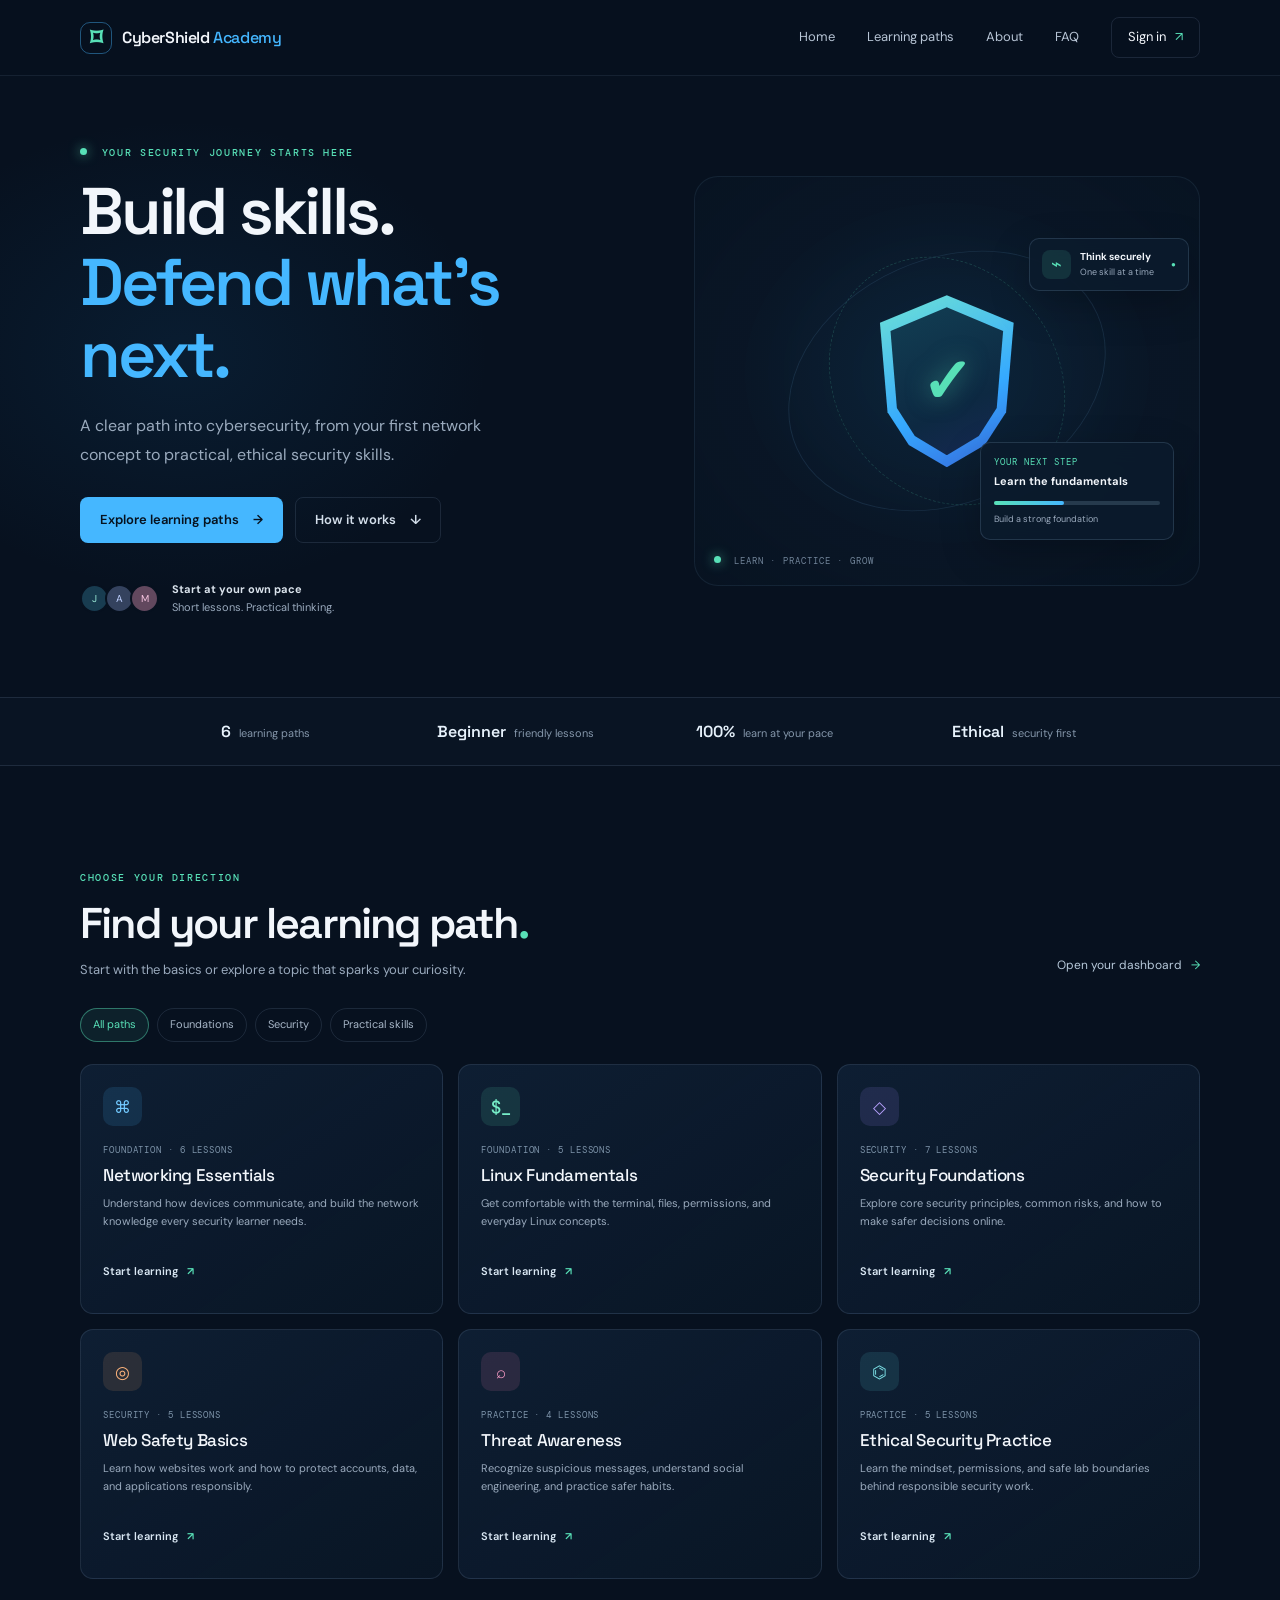
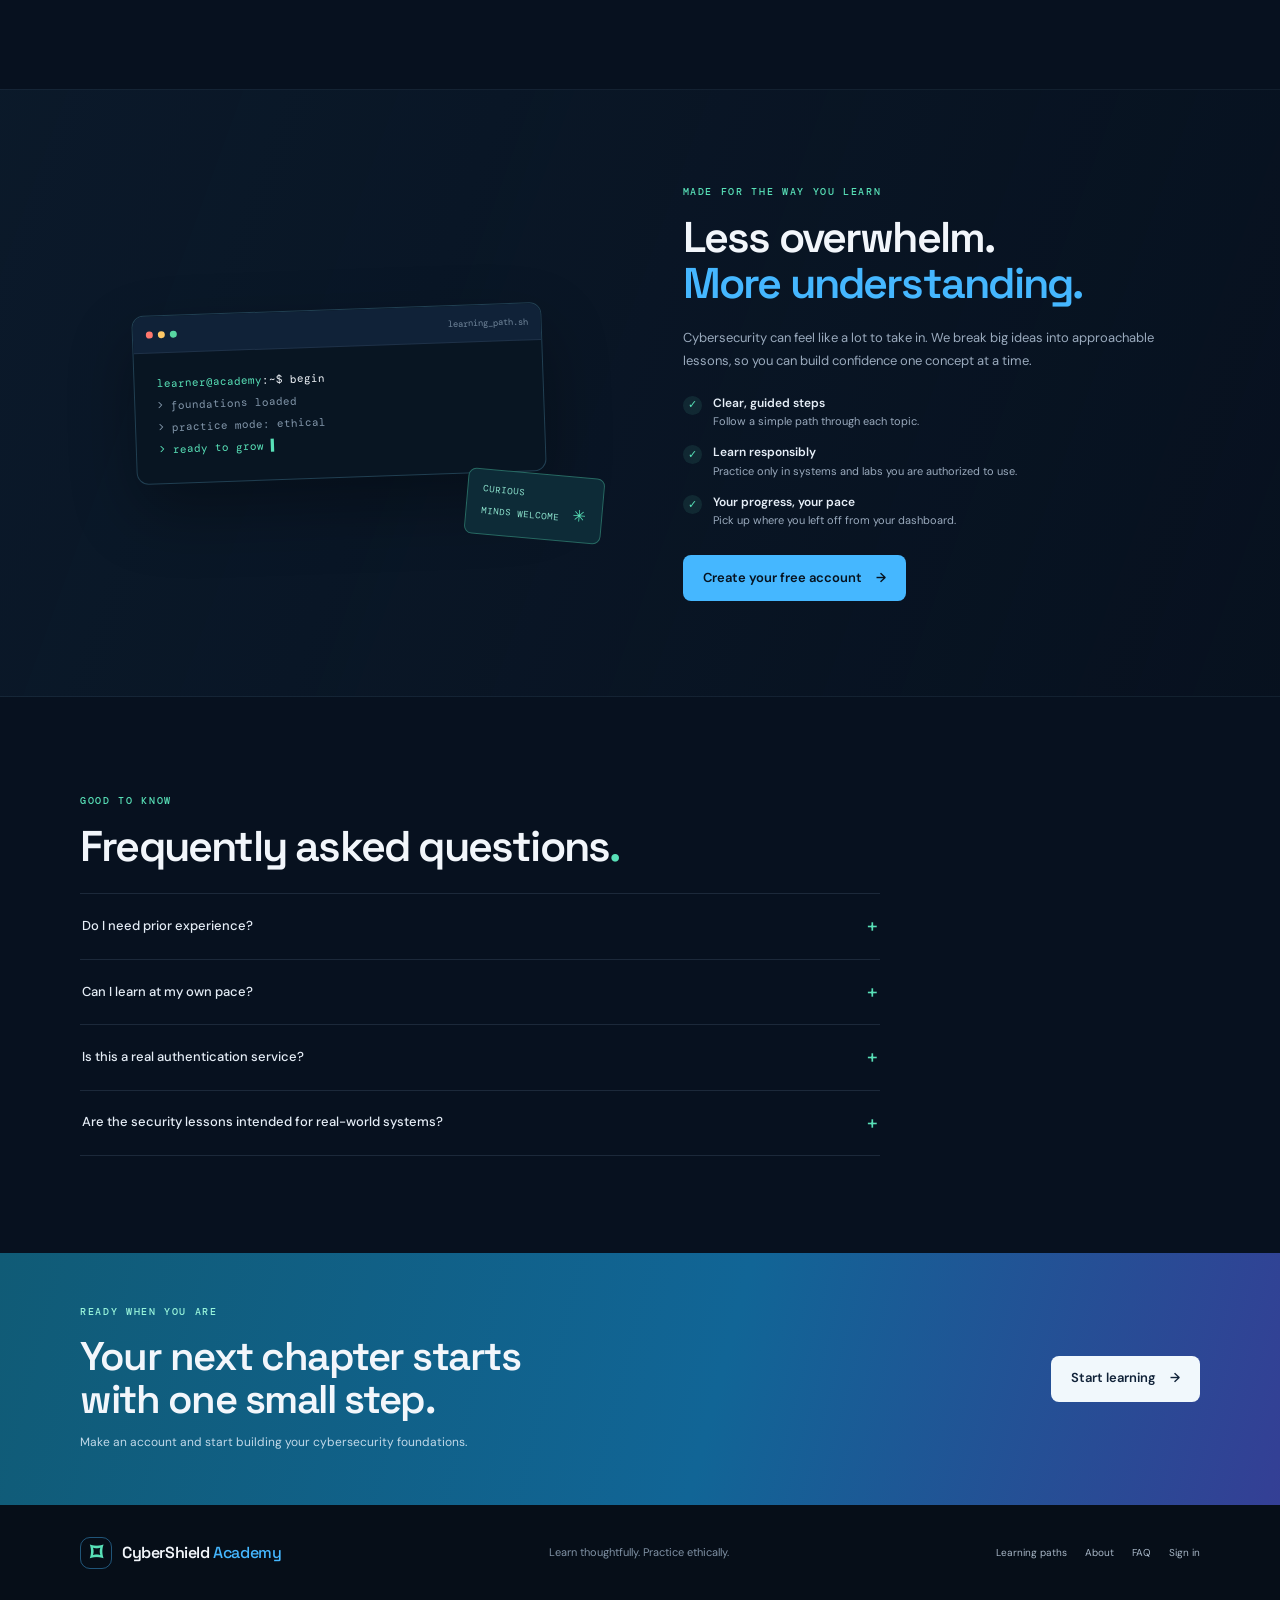
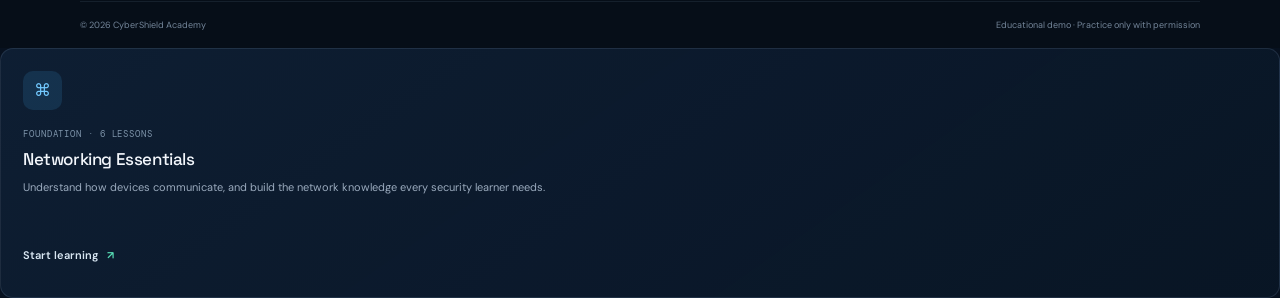
<file: index.html>
<!DOCTYPE html>
<html lang="en">
<head>
    <meta charset="UTF-8">
    <meta name="viewport" content="width=device-width, initial-scale=1.0">
    <meta name="theme-color" content="#07111f">
    <meta name="description" content="Build practical cybersecurity skills with beginner-friendly learning paths, hands-on labs, and guided lessons at CyberShield Academy.">
    <title>CyberShield Academy | Learn Cybersecurity</title>
    <link rel="stylesheet" href="style.css">
</head>
<body>
    <header class="site-header">
        <a class="brand" href="#home" aria-label="CyberShield Academy home">
            <span class="brand-mark" aria-hidden="true">⌑</span>
            <span>CyberShield <strong>Academy</strong></span>
        </a>
        <button class="menu-toggle" id="menuToggle" type="button" aria-label="Open navigation" aria-expanded="false" aria-controls="primaryNav">
            <span></span><span></span><span></span>
        </button>
        <nav class="main-nav" id="primaryNav" aria-label="Main navigation">
            <a href="#home">Home</a>
            <a href="#courses">Learning paths</a>
            <a href="#about">About</a>
            <a href="#faq">FAQ</a>
            <a class="nav-cta" href="auth.html">Sign in <span aria-hidden="true">↗</span></a>
        </nav>
    </header>

    <main>
        <section class="hero section-wrap" id="home">
            <div class="hero-copy">
                <p class="eyebrow"><span class="status-dot"></span> YOUR SECURITY JOURNEY STARTS HERE</p>
                <h1>Build skills.<br><span>Defend what's next.</span></h1>
                <p class="hero-description">A clear path into cybersecurity, from your first network concept to practical, ethical security skills.</p>
                <div class="hero-actions">
                    <a class="button button-primary" href="#courses">Explore learning paths <span aria-hidden="true">→</span></a>
                    <a class="button button-quiet" href="#about">How it works <span aria-hidden="true">↓</span></a>
                </div>
                <div class="hero-proof">
                    <div class="proof-avatars" aria-hidden="true"><span>J</span><span>A</span><span>M</span></div>
                    <p><strong>Start at your own pace</strong><br><span>Short lessons. Practical thinking.</span></p>
                </div>
            </div>
            <div class="hero-visual" aria-label="Cybersecurity learning dashboard illustration">
                <div class="orbit orbit-one"></div>
                <div class="orbit orbit-two"></div>
                <div class="shield-illustration">
                    <div class="shield-inner"><span class="shield-symbol">✓</span></div>
                </div>
                <div class="floating-card card-threat"><span class="mini-icon">⌁</span><span><strong>Think securely</strong><small>One skill at a time</small></span><span class="signal">●</span></div>
                <div class="floating-card card-progress"><span class="progress-label">YOUR NEXT STEP</span><strong>Learn the fundamentals</strong><div class="progress-track"><span></span></div><small>Build a strong foundation</small></div>
                <div class="visual-caption"><span class="status-dot"></span> LEARN · PRACTICE · GROW</div>
            </div>
        </section>

        <section class="trust-strip" aria-label="Academy highlights">
            <div><strong>6</strong><span>learning paths</span></div>
            <div><strong>Beginner</strong><span>friendly lessons</span></div>
            <div><strong>100%</strong><span>learn at your pace</span></div>
            <div><strong>Ethical</strong><span>security first</span></div>
        </section>

        <section class="section-wrap courses-section" id="courses">
            <div class="section-heading">
                <div>
                    <p class="eyebrow">CHOOSE YOUR DIRECTION</p>
                    <h2>Find your learning path<span class="accent-dot">.</span></h2>
                    <p class="section-intro">Start with the basics or explore a topic that sparks your curiosity.</p>
                </div>
                <a class="text-link" href="auth.html">Open your dashboard <span aria-hidden="true">→</span></a>
            </div>
            <div class="course-filters" role="group" aria-label="Filter learning paths">
                <button class="filter-chip active" type="button" data-filter="all" aria-pressed="true">All paths</button>
                <button class="filter-chip" type="button" data-filter="foundation" aria-pressed="false">Foundations</button>
                <button class="filter-chip" type="button" data-filter="security" aria-pressed="false">Security</button>
                <button class="filter-chip" type="button" data-filter="practice" aria-pressed="false">Practical skills</button>
            </div>
            <div class="course-grid" id="courseGrid">
                <article class="course-card" data-category="foundation">
                    <div class="course-icon icon-blue">⌘</div><p class="course-kicker">FOUNDATION · 6 LESSONS</p>
                    <h3>Networking Essentials</h3><p>Understand how devices communicate, and build the network knowledge every security learner needs.</p>
                   <a href="auth.html" class="course-link">Start learning <span aria-hidden="true">↗</span></a>
                </article>
                <article class="course-card" data-category="foundation">
                    <div class="course-icon icon-green">$_</div><p class="course-kicker">FOUNDATION · 5 LESSONS</p>
                    <h3>Linux Fundamentals</h3><p>Get comfortable with the terminal, files, permissions, and everyday Linux concepts.</p>
                    <a href="auth.html" class="course-link">Start learning <span aria-hidden="true">↗</span></a>
                </article>
                <article class="course-card" data-category="security">
                    <div class="course-icon icon-purple">◇</div><p class="course-kicker">SECURITY · 7 LESSONS</p>
                    <h3>Security Foundations</h3><p>Explore core security principles, common risks, and how to make safer decisions online.</p>
                    <a href="auth.html" class="course-link">Start learning <span aria-hidden="true">↗</span></a>
                </article>
                <article class="course-card" data-category="security">
                    <div class="course-icon icon-orange">◎</div><p class="course-kicker">SECURITY · 5 LESSONS</p>
                    <h3>Web Safety Basics</h3><p>Learn how websites work and how to protect accounts, data, and applications responsibly.</p>
                    <a href="auth.html" class="course-link">Start learning <span aria-hidden="true">↗</span></a>
                </article>
                <article class="course-card" data-category="practice">
                    <div class="course-icon icon-pink">⌕</div><p class="course-kicker">PRACTICE · 4 LESSONS</p>
                    <h3>Threat Awareness</h3><p>Recognize suspicious messages, understand social engineering, and practice safer habits.</p>
                    <a href="auth.html" class="course-link">Start learning <span aria-hidden="true">↗</span></a>
                </article>
                <article class="course-card" data-category="practice">
                    <div class="course-icon icon-teal">⌬</div><p class="course-kicker">PRACTICE · 5 LESSONS</p>
                    <h3>Ethical Security Practice</h3><p>Learn the mindset, permissions, and safe lab boundaries behind responsible security work.</p>
                    <a href="auth.html" class="course-link">Start learning <span aria-hidden="true">↗</span></a>
                </article>
            </div>
            <p class="empty-filter" id="emptyFilter" hidden>No learning paths match this filter.</p>
        </section>

        <section class="about-section" id="about">
            <div class="section-wrap about-grid">
                <div class="about-visual">
                    <div class="terminal-window">
                        <div class="terminal-top"><span></span><span></span><span></span><small>learning_path.sh</small></div>
                        <div class="terminal-content"><p><span class="terminal-green">learner@academy</span>:~$ begin</p><p class="terminal-muted">> foundations loaded</p><p class="terminal-muted">> practice mode: ethical</p><p class="terminal-highlight">> ready to grow <span class="cursor">▍</span></p></div>
                    </div>
                    <div class="about-sticker">CURIOUS<br>MINDS WELCOME <span>✳</span></div>
                </div>
                <div class="about-copy">
                    <p class="eyebrow">MADE FOR THE WAY YOU LEARN</p>
                    <h2>Less overwhelm.<br><span>More understanding.</span></h2>
                    <p>Cybersecurity can feel like a lot to take in. We break big ideas into approachable lessons, so you can build confidence one concept at a time.</p>
                    <div class="value-list">
                        <div><span class="check-mark">✓</span><p><strong>Clear, guided steps</strong><br>Follow a simple path through each topic.</p></div>
                        <div><span class="check-mark">✓</span><p><strong>Learn responsibly</strong><br>Practice only in systems and labs you are authorized to use.</p></div>
                        <div><span class="check-mark">✓</span><p><strong>Your progress, your pace</strong><br>Pick up where you left off from your dashboard.</p></div>
                    </div>
                    <a class="button button-primary" href="auth.html">Create your free account <span aria-hidden="true">→</span></a>
                </div>
            </div>
        </section>

        <section class="section-wrap faq-section" id="faq">
            <div class="section-heading">
                <div><p class="eyebrow">GOOD TO KNOW</p><h2>Frequently asked questions<span class="accent-dot">.</span></h2></div>
            </div>
            <div class="faq-list">
                <details><summary>Do I need prior experience? <span>+</span></summary><p>No. The learning paths are designed to start with approachable fundamentals, and you can choose where to begin.</p></details>
                <details><summary>Can I learn at my own pace? <span>+</span></summary><p>Yes. Lessons and progress are available from your dashboard on the same browser where you created your account.</p></details>
                <details><summary>Is this a real authentication service? <span>+</span></summary><p>This website is a front-end learning demo. Accounts and progress are stored in this browser only. Do not use a real or reused password. A production service needs a secure backend and verified password-reset flow.</p></details>
                <details><summary>Are the security lessons intended for real-world systems? <span>+</span></summary><p>Learning should stay ethical and authorized. Only practice on systems you own or have explicit permission to test, preferably in a dedicated training lab.</p></details>
            </div>
        </section>

        <section class="contact-section" id="contact">
            <div class="section-wrap contact-wrap">
                <div><p class="eyebrow">READY WHEN YOU ARE</p><h2>Your next chapter starts<br>with one small step.</h2><p>Make an account and start building your cybersecurity foundations.</p></div>
                <a class="button button-light" href="auth.html">Start learning <span aria-hidden="true">→</span></a>
            </div>
        </section>
    </main>

    <footer class="site-footer">
        <div class="section-wrap footer-main">
            <a class="brand" href="#home"><span class="brand-mark" aria-hidden="true">⌑</span><span>CyberShield <strong>Academy</strong></span></a>
            <p>Learn thoughtfully. Practice ethically.</p>
            <div class="footer-links"><a href="#courses">Learning paths</a><a href="#about">About</a><a href="#faq">FAQ</a><a href="auth.html">Sign in</a></div>
        </div>
        <div class="section-wrap footer-bottom"><span>© <span id="currentYear"></span> CyberShield Academy</span><span>Educational demo · Practice only with permission</span></div>
    </footer>
    <script src="script.js"></script><article class="course-card" data-category="foundation">
    <div class="course-icon icon-blue">⌘</div><p class="course-kicker">FOUNDATION · 6 LESSONS</p>
    <h3>Networking Essentials</h3><p>Understand how devices communicate, and build the network knowledge every security learner needs.</p>
    <a href="networking.html" class="course-link">Start learning <span aria-hidden="true">↗</span></a>
</article>

</body>
</html>
</file>
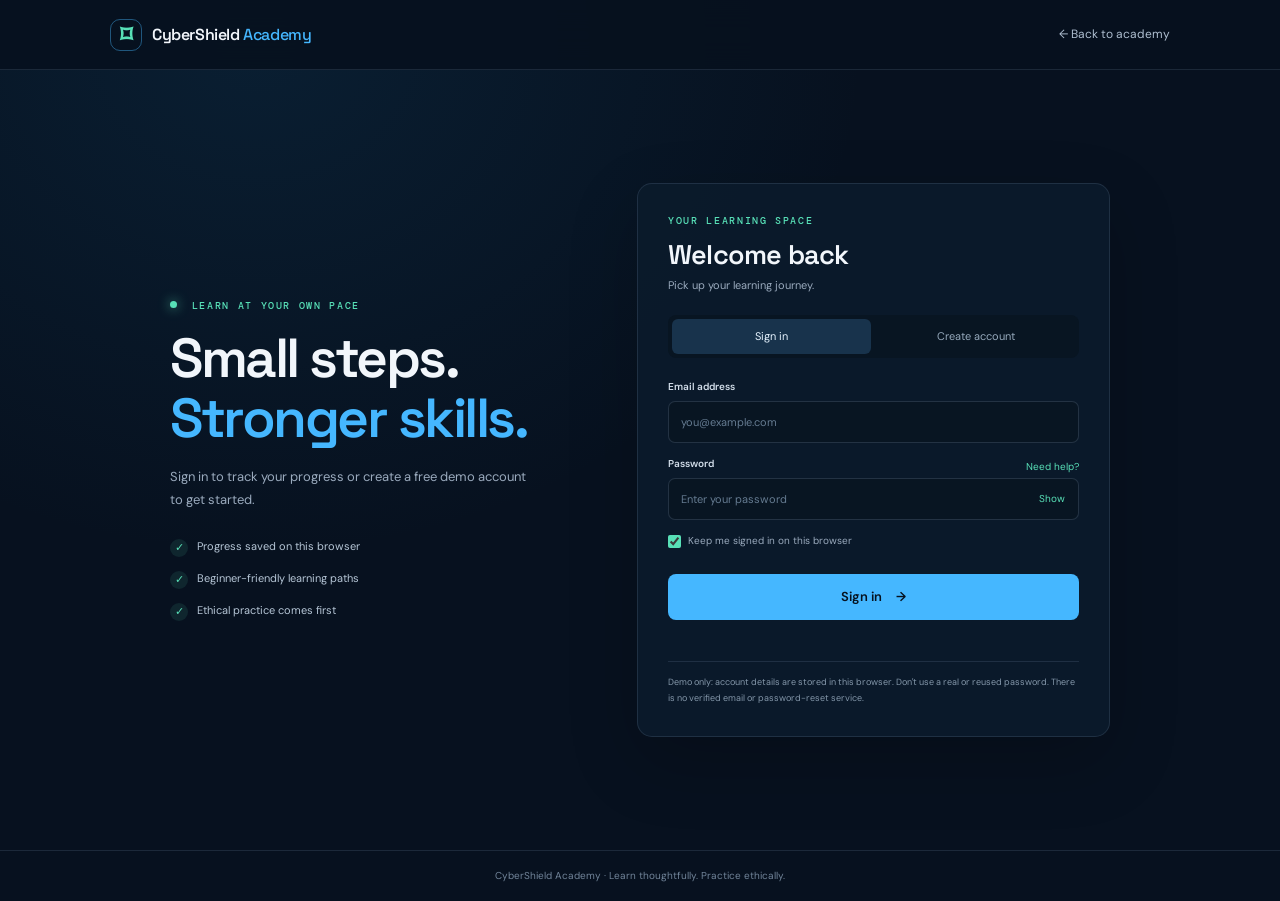
<file: auth.html>
<!DOCTYPE html>
<html lang="en">
<head>
    <meta charset="UTF-8">
    <meta name="viewport" content="width=device-width, initial-scale=1.0">
    <meta name="theme-color" content="#07111f">
    <meta name="description" content="Sign in or create your CyberShield Academy learning demo account.">
    <title>Sign in | CyberShield Academy</title>
    <link rel="stylesheet" href="style.css">
</head>
<body class="app-page auth-page">
    <header class="app-header">
        <a class="brand" href="index.html"><span class="brand-mark" aria-hidden="true">⌑</span><span>CyberShield <strong>Academy</strong></span></a>
        <nav aria-label="Account navigation"><a href="index.html">← Back to academy</a></nav>
    </header>

    <main class="auth-layout">
        <aside class="auth-aside">
            <p class="eyebrow"><span class="status-dot"></span> LEARN AT YOUR OWN PACE</p>
            <h1>Small steps.<br><span>Stronger skills.</span></h1>
            <p>Sign in to track your progress or create a free demo account to get started.</p>
            <div class="auth-aside-note"><span class="check-mark">✓</span><span>Progress saved on this browser</span></div>
            <div class="auth-aside-note"><span class="check-mark">✓</span><span>Beginner-friendly learning paths</span></div>
            <div class="auth-aside-note"><span class="check-mark">✓</span><span>Ethical practice comes first</span></div>
        </aside>

        <section class="auth-panel" aria-labelledby="authTitle">
            <p class="eyebrow">YOUR LEARNING SPACE</p>
            <h2 id="authTitle">Welcome back</h2>
            <p class="auth-subtitle">Pick up your learning journey.</p>
            <div class="auth-tabs" role="tablist" aria-label="Account action">
                <button id="loginTab" class="active" type="button" role="tab" aria-selected="true" aria-controls="loginForm">Sign in</button>
                <button id="registerTab" type="button" role="tab" aria-selected="false" aria-controls="registerForm">Create account</button>
            </div>
            <form id="loginForm">
                <label for="loginEmail">Email address</label>
                <input type="email" id="loginEmail" name="email" autocomplete="email" placeholder="you@example.com" required>
                <div class="label-row"><label for="loginPassword">Password</label><button class="inline-button" id="forgotPassword" type="button">Need help?</button></div>
                <div class="password-field">
                    <input type="password" id="loginPassword" name="password" autocomplete="current-password" placeholder="Enter your password" required>
                    <button class="password-toggle" type="button" data-toggle-password="loginPassword" aria-label="Show password">Show</button>
                </div>
                <label class="remember-option"><input id="rememberMe" type="checkbox" checked> Keep me signed in on this browser</label>
                <button class="button button-primary auth-submit" type="submit">Sign in <span aria-hidden="true">→</span></button>
            </form>
            <form id="registerForm" hidden>
                <label for="name">Your name</label>
                <input type="text" id="name" name="name" autocomplete="name" maxlength="60" placeholder="Alex Morgan" required>
                <label for="registerEmail">Email address</label>
                <input type="email" id="registerEmail" name="email" autocomplete="email" placeholder="you@example.com" required>
                <label for="registerPassword">Create password</label>
                <div class="password-field">
                    <input type="password" id="registerPassword" name="new-password" autocomplete="new-password" minlength="8" placeholder="At least 8 characters" required>
                    <button class="password-toggle" type="button" data-toggle-password="registerPassword" aria-label="Show password">Show</button>
                </div>
                <div class="password-strength" aria-live="polite"><span id="strengthMeter"></span></div>
                <p class="password-hint" id="strengthText">Use at least 8 characters. Avoid reusing a real password.</p>
                <button class="button button-primary auth-submit" type="submit">Create account <span aria-hidden="true">→</span></button>
            </form>
            <p id="message" class="auth-message" role="status" aria-live="polite"></p>
            <p class="demo-disclaimer">Demo only: account details are stored in this browser. Don't use a real or reused password. There is no verified email or password-reset service.</p>
        </section>
    </main>
    <footer class="app-footer">CyberShield Academy · Learn thoughtfully. Practice ethically.</footer>
    <script src="auth.js"></script>
</body>
</html>
</file>
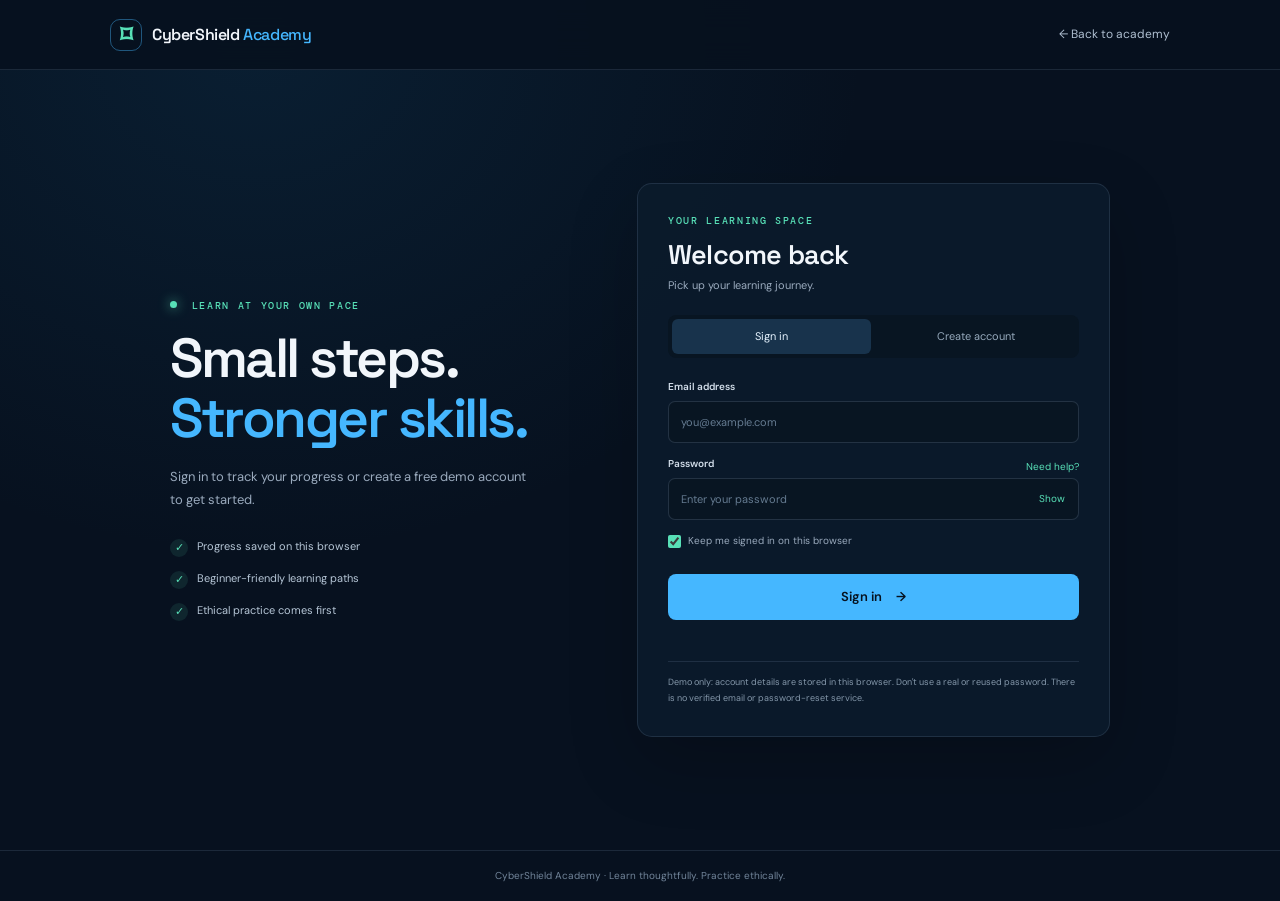
<file: dashboard.html>
<!DOCTYPE html>
<html lang="en">
<head>
    <meta charset="UTF-8">
    <meta name="viewport" content="width=device-width, initial-scale=1.0">
    <meta name="theme-color" content="#07111f">
    <meta name="description" content="Your CyberShield Academy learning dashboard and course progress.">
    <title>My Learning | CyberShield Academy</title>
    <link rel="stylesheet" href="style.css">
</head>
<body class="app-page">
    <header class="app-header">
        <a class="brand" href="index.html"><span class="brand-mark" aria-hidden="true">⌑</span><span>CyberShield <strong>Academy</strong></span></a>
        <nav aria-label="Dashboard navigation"><a href="index.html#courses">Explore paths</a><button class="small-button danger-button" id="logoutBtn" type="button">Sign out</button></nav>
    </header>
    <main class="app-container">
        <section class="dashboard-top">
            <div>
                <p class="eyebrow"><span class="status-dot"></span> YOUR LEARNING SPACE</p>
                <h1 id="welcomeText">Welcome back<span>.</span></h1>
                <p class="app-muted">Choose a path, complete lessons, and track your progress.</p>
            </div>
            <button class="small-button" id="resetProgress" type="button">Reset progress</button>
        </section>
        <section class="dashboard-stats" aria-label="Learning statistics">
            <div class="stat-card"><strong id="pathsStarted">0</strong><span>Paths started</span></div>
            <div class="stat-card"><strong id="lessonsCompleted">0</strong><span>Lessons completed</span></div>
            <div class="stat-card"><strong id="overallProgress">0%</strong><span>Overall progress</span></div>
        </section>
        <div class="dashboard-section-title"><h2>Your learning paths</h2><span class="course-count">6 PATHS</span></div>
        <section class="dashboard-courses" id="dashboardCourses" aria-live="polite"></section>
        <p id="dashboardMessage" class="auth-message" role="status" aria-live="polite"></p>
    </main>
    <footer class="app-footer">Progress is stored locally in this browser · Educational demo</footer>
    <script src="dashboard.js"></script>
</body>
</html>
</file>
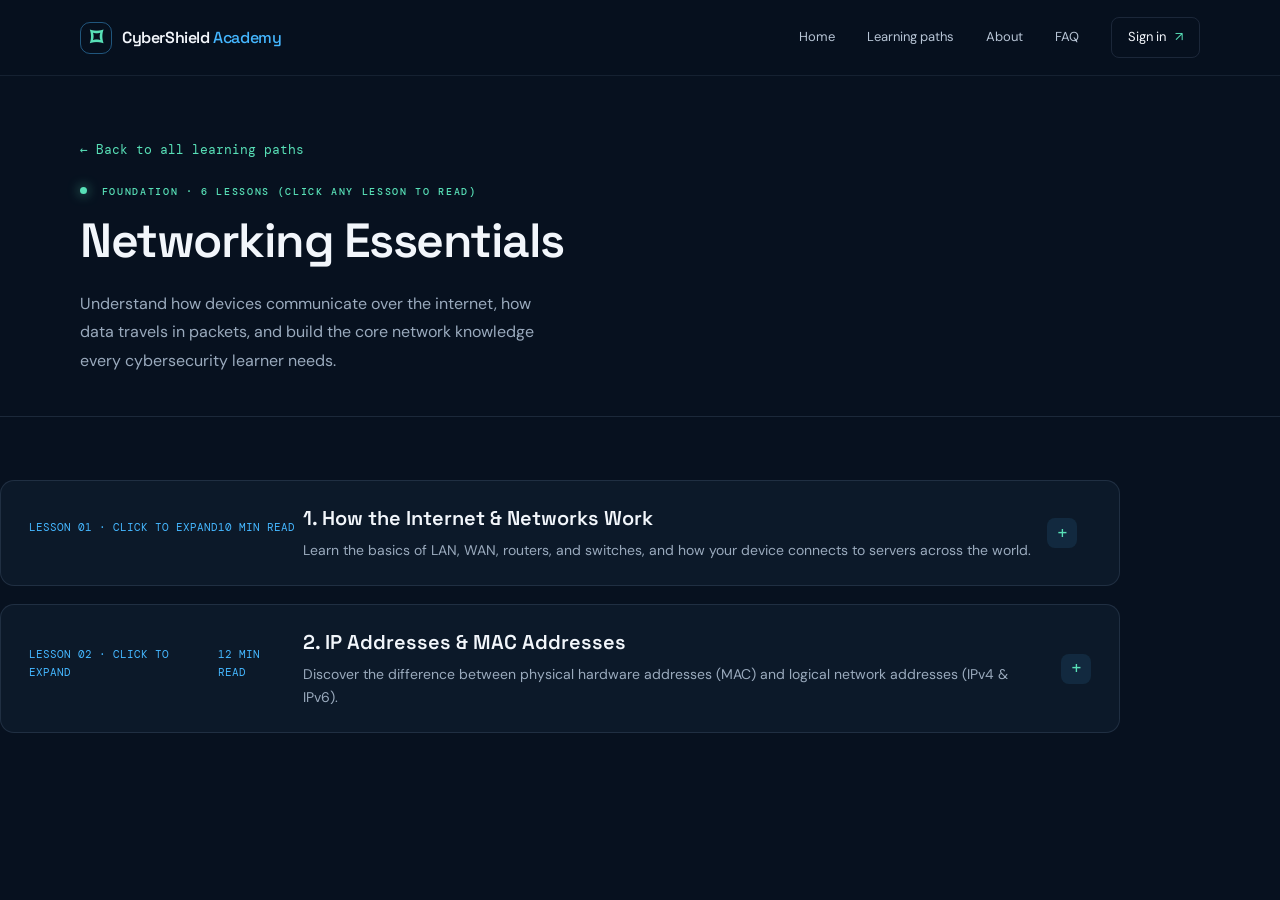
<file: networking.html>
<!DOCTYPE html>
<html lang="en">
<head>
    <meta charset="UTF-8">
    <meta name="viewport" content="width=device-width, initial-scale=1.0">
    <meta name="theme-color" content="#07111f">
    <title>Networking Essentials | CyberShield Academy</title>
    <link rel="stylesheet" href="style.css">
    <style>
        /* Course Page Specific Styles */
        .course-detail-header {
            padding: 60px 0 40px;
            border-bottom: 1px solid var(--line);
        }
        .back-link {
            display: inline-flex;
            align-items: center;
            gap: 8px;
            color: var(--mint);
            font-size: 13px;
            margin-bottom: 24px;
            font-family: var(--font-mono);
        }
        .back-link:hover {
            text-decoration: underline;
        }
        .course-detail-header h1 {
            font: 600 clamp(32px, 4vw, 48px)/1.1 var(--font-display);
            margin: 10px 0 16px;
            letter-spacing: -1.5px;
        }
        .lesson-list {
            display: grid;
            gap: 18px;
            padding: 50px 0 90px;
        }
        .lesson-card {
            background: var(--surface);
            border: 1px solid var(--line);
            border-radius: 14px;
            overflow: hidden;
            transition: border-color 0.2s ease, transform 0.2s ease;
        }
        .lesson-card:hover {
            border-color: rgba(69, 183, 255, 0.45);
        }
        .lesson-card.active {
            border-color: var(--mint);
            background: var(--surface-raised);
        }
        .lesson-header {
            padding: 24px 28px;
            cursor: pointer;
            user-select: none;
        }
        .lesson-meta {
            display: flex;
            justify-content: space-between;
            align-items: center;
            margin-bottom: 10px;
            font-family: var(--font-mono);
            font-size: 11px;
            color: var(--blue);
        }
        .lesson-title-row {
            display: flex;
            justify-content: space-between;
            align-items: center;
            gap: 16px;
        }
        .lesson-card h3 {
            margin: 0 0 8px;
            font: 600 20px var(--font-display);
            color: var(--text);
        }
        .toggle-icon {
            display: grid;
            place-items: center;
            width: 30px;
            height: 30px;
            border-radius: 8px;
            background: rgba(69, 183, 255, 0.1);
            color: var(--mint);
            font-family: var(--font-mono);
            font-size: 18px;
            flex-shrink: 0;
            transition: transform 0.25s ease, background 0.25s ease;
        }
        .lesson-card.active .toggle-icon {
            transform: rotate(45deg);
            background: rgba(88, 224, 183, 0.18);
        }
        .lesson-summary {
            margin: 0;
            color: var(--muted);
            font-size: 14px;
            line-height: 1.6;
        }

        /* Expandable Article / Notes Area */
        .lesson-content {
            display: none;
            padding: 0 28px 28px;
            border-top: 1px solid var(--line);
            margin-top: 4px;
            color: #d6e2ef;
            font-size: 14.5px;
            line-height: 1.75;
        }
        .lesson-card.active .lesson-content {
            display: block;
            animation: fadeIn 0.25s ease;
        }
        .lesson-content h4 {
            color: var(--mint);
            font: 600 15px var(--font-display);
            margin: 20px 0 8px;
        }
        .lesson-content ul {
            margin: 8px 0 16px;
            padding-left: 20px;
            color: var(--muted);
        }
        .lesson-content li {
            margin-bottom: 6px;
        }
        .lesson-content strong {
            color: var(--text);
        }
        .security-tip {
            background: rgba(88, 224, 183, 0.08);
            border-left: 3px solid var(--mint);
            padding: 12px 16px;
            border-radius: 0 8px 8px 0;
            margin-top: 16px;
            font-size: 13.5px;
            color: #cdebe1;
        }
        code {
            font-family: var(--font-mono);
            background: rgba(7, 17, 31, 0.8);
            padding: 2px 6px;
            border-radius: 5px;
            color: var(--blue);
            font-size: 13px;
        }
        @keyframes fadeIn {
            from { opacity: 0; transform: translateY(-4px); }
            to { opacity: 1; transform: translateY(0); }
        }
    </style>
</head>
<body>
    <header class="site-header">
        <a class="brand" href="index.html">
            <span class="brand-mark" aria-hidden="true">⌑</span>
            <span>CyberShield <strong>Academy</strong></span>
        </a>
        <nav class="main-nav">
            <a href="index.html#home">Home</a>
            <a href="index.html#courses">Learning paths</a>
            <a href="index.html#about">About</a>
            <a href="index.html#faq">FAQ</a>
            <a class="nav-cta" href="auth.html">Sign in <span>↗</span></a>
        </nav>
    </header>

    <main>
        <section class="course-detail-header">
            <div class="section-wrap">
                <a href="index.html#courses" class="back-link">← Back to all learning paths</a>
                <p class="eyebrow"><span class="status-dot"></span> FOUNDATION · 6 LESSONS (CLICK ANY LESSON TO READ)</p>
                <h1>Networking Essentials</h1>
                <p class="hero-description" style="margin-bottom: 0;">Understand how devices communicate over the internet, how data travels in packets, and build the core network knowledge every cybersecurity learner needs.</p>
            </div>
        </section>

        <section class="section-wrap lesson-list">
            <!-- LESSON 1 -->
            <article class="lesson-card">
                <div class="lesson-header" onclick="toggleLesson(this)">
                    <div class="lesson-meta">
                        <span>LESSON 01 · CLICK TO EXPAND</span>
                        <span>10 MIN READ</span>
                    </div>
                    <div class="lesson-title-row">
                        <div>
                            <h3>1. How the Internet & Networks Work</h3>
                            <p class="lesson-summary">Learn the basics of LAN, WAN, routers, and switches, and how your device connects to servers across the world.</p>
                        </div>
                        <span class="toggle-icon">+</span>
                    </div>
                </div>
                <div class="lesson-content">
                    <h4>What is a Network?</h4>
                    <p>A computer network is simply two or more devices connected together to share data and resources. Whether you are sending a message or loading a website, your data travels across multiple connected devices.</p>
                    <h4>Key Network Components</h4>
                    <ul>
                        <li><strong>LAN (Local Area Network):</strong> A small network within a single building, like your home Wi-Fi or an office network.</li>
                        <li><strong>WAN (Wide Area Network):</strong> A large network spanning cities or countries. The Internet is the largest WAN in the world.</li>
                        <li><strong>Switch:</strong> Connects multiple devices inside a single local network (LAN) and sends data only to the intended device.</li>
                        <li><strong>Router:</strong> Connects different networks together (for example, connecting your home LAN to the Internet).</li>
                    </ul>
                    <div class="security-tip">
                        <strong>Security Takeaway:</strong> Always change the default admin password on your home router, as it is the main gateway between your devices and the public internet.
                    </div>
                </div>
            </article>

            <!-- LESSON 2 -->
            <article class="lesson-card">
                <div class="lesson-header" onclick="toggleLesson(this)">
                    <div class="lesson-meta">
                        <span>LESSON 02 · CLICK TO EXPAND</span>
                        <span>12 MIN READ</span>
                    </div>
                    <div class="lesson-title-row">
                        <div>
                            <h3>2. IP Addresses & MAC Addresses</h3>
                            <p class="lesson-summary">Discover the difference between physical hardware addresses (MAC) and logical network addresses (IPv4 & IPv6).</p>
                        </div>
                        <span class="toggle-icon">+</span>
                    </div>
                </div>
                <div class="lesson-content">
                    <h4>Two Types of Addresses</h4>
                    <p>To send data to the right destination, networks rely on two distinct addressing systems working together:</p>
                    <ul>
                        <li><strong>MAC Address (Physical):</strong> A permanent, unique identifier burned into your device's network card (e.g., <code>00:1A:2B:3C:4D:5E</code>). Used inside local networks.</li>
                        <li><strong>IP Address (Logical):</strong> A temporary address assigned to your device when it joins a network (e.g., <code>192.168.1.15</code> for IPv4). It changes when you switch Wi-Fi networks.</li>
                    </ul>
                    <h4>Public vs. Private IP</h4>
                    <p>Your <strong>Private IP</strong> identifies your device inside your home network, while your <strong>Public IP</strong> is assigned by your Internet Service Provider (ISP) and is visible to the outside world.</p>
                    <div class="security-tip">
</file>
<file: style.css>
@import url('https://fonts.googleapis.com/css2?family=DM+Mono:wght@400;500&family=DM+Sans:wght@400;500;600;700&family=Space+Grotesk:wght@400;500;600;700&display=swap');

:root {
    color-scheme: dark;
    --bg: #07111f;
    --surface: #0c1929;
    --surface-raised: #102238;
    --line: rgba(153, 183, 215, .14);
    --text: #f2f6fb;
    --muted: #9aaabd;
    --blue: #45b7ff;
    --mint: #58e0b7;
    --font-body: "DM Sans", Arial, sans-serif;
    --font-display: "Space Grotesk", Arial, sans-serif;
    --font-mono: "DM Mono", Consolas, monospace;
}

* { box-sizing: border-box; }
html { scroll-behavior: smooth; scroll-padding-top: 85px; }
body { margin: 0; background: var(--bg); color: var(--text); font-family: var(--font-body); line-height: 1.6; }
a { color: inherit; text-decoration: none; }
button { font: inherit; }
button, a { -webkit-tap-highlight-color: transparent; }
button:focus-visible, a:focus-visible, summary:focus-visible, input:focus-visible, textarea:focus-visible { outline: 2px solid var(--mint); outline-offset: 4px; }
.section-wrap { width: min(1120px, calc(100% - 48px)); margin-inline: auto; }

.site-header { position: sticky; z-index: 20; top: 0; display: flex; align-items: center; justify-content: space-between; min-height: 76px; padding: 0 max(24px, calc((100% - 1120px) / 2)); border-bottom: 1px solid rgba(153, 183, 215, .1); background: rgba(7, 17, 31, .88); backdrop-filter: blur(18px); }
.brand { display: inline-flex; gap: 10px; align-items: center; font: 600 16px var(--font-display); letter-spacing: -.4px; white-space: nowrap; }
.brand strong { color: var(--blue); font-weight: 500; }
.brand-mark { display: grid; width: 32px; height: 32px; place-items: center; border: 1px solid rgba(69, 183, 255, .42); border-radius: 10px; color: var(--mint); font-size: 24px; line-height: 1; }
.main-nav { display: flex; align-items: center; gap: 32px; color: #b7c5d5; font-size: 13px; }
.main-nav a { transition: color .2s ease; }
.main-nav a:hover, .footer-links a:hover { color: var(--mint); }
.main-nav .nav-cta { padding: 9px 16px; border: 1px solid var(--line); border-radius: 8px; color: var(--text); }
.nav-cta span { padding-left: 6px; color: var(--mint); }
.menu-toggle { display: none; }

.hero { position: relative; display: grid; min-height: 600px; grid-template-columns: 1.05fr .95fr; align-items: center; gap: 54px; padding-block: 70px 80px; }
.hero::before { position: absolute; z-index: -1; top: 5%; left: -20%; width: 58%; height: 80%; border-radius: 50%; background: radial-gradient(ellipse, rgba(20, 91, 145, .16), transparent 67%); content: ""; pointer-events: none; }
.eyebrow { margin: 0 0 17px; color: var(--mint); font: 500 10px var(--font-mono); letter-spacing: 1.65px; }
.status-dot { display: inline-block; width: 7px; height: 7px; margin-right: 7px; border-radius: 50%; background: var(--mint); box-shadow: 0 0 12px rgba(88, 224, 183, .8); vertical-align: 1px; }
.hero h1, .section-heading h2, .about-copy h2, .contact-wrap h2 { margin: 0; font: 600 clamp(42px, 5.4vw, 66px)/1.08 var(--font-display); letter-spacing: -3.2px; }
.hero h1 span, .about-copy h2 span { color: var(--blue); }
.hero-description { max-width: 455px; margin: 22px 0 28px; color: var(--muted); font-size: 16px; line-height: 1.8; }
.hero-actions { display: flex; flex-wrap: wrap; align-items: center; gap: 12px; }
.button { display: inline-flex; min-height: 46px; align-items: center; justify-content: center; gap: 14px; padding: 0 19px; border: 1px solid transparent; border-radius: 8px; font-size: 13px; font-weight: 600; transition: transform .2s ease, background .2s ease, border-color .2s ease; }
.button:hover { transform: translateY(-2px); }
.button-primary { background: var(--blue); color: #06121f; }
.button-primary:hover { background: #81d1ff; }
.button-quiet { border-color: var(--line); color: #d3deea; }
.button-quiet:hover { border-color: rgba(88, 224, 183, .5); }
.hero-proof { display: flex; align-items: center; gap: 13px; margin-top: 38px; }
.proof-avatars { display: flex; padding-left: 4px; }
.proof-avatars span { display: grid; width: 29px; height: 29px; margin-left: -4px; place-items: center; border: 2px solid var(--bg); border-radius: 50%; background: #183c50; color: #9cebd7; font-size: 10px; }
.proof-avatars span:nth-child(2) { background: #34425e; color: #bed0ff; }
.proof-avatars span:nth-child(3) { background: #62485e; color: #f7c5e1; }
.hero-proof p { margin: 0; color: #dae3ec; font-size: 11px; line-height: 1.6; }
.hero-proof p span { color: var(--muted); }

.hero-visual { position: relative; display: grid; min-height: 410px; place-items: center; overflow: hidden; border: 1px solid rgba(129, 175, 212, .1); border-radius: 24px; background: radial-gradient(ellipse at 50% 48%, rgba(23, 80, 119, .34), rgba(11, 25, 42, .65) 57%, rgba(8, 20, 34, .8)); }
.orbit { position: absolute; width: 330px; height: 330px; border: 1px solid rgba(103, 161, 206, .15); border-radius: 50%; transform: rotate(-24deg) scaleY(.74); }
.orbit-two { width: 260px; height: 260px; border-style: dashed; border-color: rgba(88, 224, 183, .18); transform: rotate(55deg) scaleY(.86); }
.shield-illustration { position: relative; display: grid; width: 152px; height: 172px; place-items: center; background: linear-gradient(155deg, #70e4d3, #35a9ff 60%, #3764da); clip-path: polygon(50% 0, 94% 16%, 89% 68%, 75% 87%, 50% 100%, 25% 87%, 11% 68%, 6% 16%); filter: drop-shadow(0 0 30px rgba(59, 186, 239, .3)); }
.shield-inner { display: grid; width: 128px; height: 148px; place-items: center; background: linear-gradient(155deg, #123f54, #0d2942 65%, #172854); clip-path: polygon(50% 0, 94% 16%, 89% 68%, 75% 87%, 50% 100%, 25% 87%, 11% 68%, 6% 16%); }
.shield-symbol { color: var(--mint); font: 600 62px var(--font-display); text-shadow: 0 0 24px rgba(88, 224, 183, .5); }
.floating-card { position: absolute; display: flex; align-items: center; border: 1px solid rgba(145, 180, 214, .18); border-radius: 10px; background: rgba(12, 27, 44, .91); box-shadow: 0 14px 40px rgba(0, 0, 0, .22); backdrop-filter: blur(12px); }
.card-threat { top: 15%; right: 2%; gap: 9px; padding: 10px 12px; }
.mini-icon { display: grid; width: 29px; height: 29px; place-items: center; border-radius: 8px; background: rgba(88, 224, 183, .12); color: var(--mint); font-size: 18px; }
.card-threat strong, .card-threat small, .card-progress strong, .card-progress small { display: block; }
.card-threat strong { font-size: 10px; }
.card-threat small, .card-progress small { color: var(--muted); font-size: 9px; }
.signal { margin-left: 8px; color: var(--mint); font-size: 8px; }
.card-progress { right: 5%; bottom: 11%; display: block; width: 194px; padding: 13px; }
.progress-label { display: block; margin-bottom: 5px; color: var(--mint); font: 9px var(--font-mono); letter-spacing: 1px; }
.card-progress strong { margin-bottom: 10px; font-size: 11px; }
.progress-track { height: 4px; margin-bottom: 7px; border-radius: 8px; background: #263a4d; }
.progress-track span { display: block; width: 42%; height: 100%; border-radius: inherit; background: linear-gradient(90deg, var(--mint), var(--blue)); }
.visual-caption { position: absolute; bottom: 18px; left: 19px; color: #718499; font: 9px var(--font-mono); letter-spacing: 1.1px; }

.trust-strip { display: grid; grid-template-columns: repeat(4, 1fr); gap: 18px; padding: 23px max(24px, calc((100% - 980px) / 2)); border-block: 1px solid var(--line); background: rgba(12, 25, 41, .5); }
.trust-strip div { display: flex; align-items: baseline; justify-content: center; gap: 8px; }
.trust-strip strong { color: #e7f2fc; font: 600 16px var(--font-display); }
.trust-strip span { color: #8496aa; font-size: 11px; }

.courses-section { padding-block: 105px 110px; }
.section-heading { display: flex; align-items: end; justify-content: space-between; gap: 25px; margin-bottom: 28px; }
.section-heading h2, .about-copy h2 { font-size: clamp(32px, 4vw, 43px); letter-spacing: -1.8px; }
.accent-dot { color: var(--mint); }
.section-intro { margin: 12px 0 0; color: var(--muted); font-size: 13px; }
.text-link { padding-bottom: 5px; color: #b7c9da; font-size: 12px; }
.text-link span, .course-link span { padding-left: 6px; color: var(--mint); }
.course-filters { display: flex; flex-wrap: wrap; gap: 8px; margin-bottom: 22px; }
.filter-chip { padding: 7px 12px; border: 1px solid var(--line); border-radius: 20px; background: transparent; color: #a7b6c7; cursor: pointer; font-size: 11px; transition: .2s ease; }
.filter-chip:hover, .filter-chip.active { border-color: rgba(88, 224, 183, .45); background: rgba(88, 224, 183, .08); color: var(--mint); }
.course-grid { display: grid; grid-template-columns: repeat(3, 1fr); gap: 15px; }
.course-card { min-height: 250px; padding: 22px; border: 1px solid var(--line); border-radius: 13px; background: linear-gradient(145deg, rgba(16, 34, 56, .8), rgba(10, 23, 39, .75)); transition: transform .25s ease, border-color .25s ease, background .25s ease; }
.course-card:hover { transform: translateY(-4px); border-color: rgba(69, 183, 255, .4); background: linear-gradient(145deg, rgba(18, 43, 68, .95), rgba(10, 23, 39, .85)); }
.course-icon { display: grid; width: 39px; height: 39px; place-items: center; border-radius: 10px; font: 500 17px var(--font-mono); }
.icon-blue { background: rgba(69, 183, 255, .13); color: #73caff; }
.icon-green { background: rgba(88, 224, 183, .12); color: #77edc8; }
.icon-purple { background: rgba(164, 136, 255, .13); color: #b9a2ff; }
.icon-orange { background: rgba(255, 171, 106, .12); color: #ffb47c; }
.icon-pink { background: rgba(255, 128, 178, .12); color: #ff9fca; }
.icon-teal { background: rgba(94, 212, 219, .12); color: #7de1e7; }
.course-kicker { margin: 18px 0 8px; color: #7e94aa; font: 9px var(--font-mono); letter-spacing: .9px; }
.course-card h3 { margin: 0 0 8px; font: 500 17px var(--font-display); letter-spacing: -.4px; }
.course-card > p:not(.course-kicker) { min-height: 54px; margin: 0; color: var(--muted); font-size: 11px; line-height: 1.65; }
.course-link { display: inline-block; margin-top: 15px; color: #d9e7f3; font-size: 11px; font-weight: 600; }
.empty-filter { color: var(--muted); }

.about-section { padding-block: 95px; border-block: 1px solid rgba(153, 183, 215, .08); background: linear-gradient(110deg, rgba(11, 26, 43, .9), rgba(7, 17, 31, .6)); }
.about-grid { display: grid; grid-template-columns: 1fr 1fr; align-items: center; gap: 85px; }
.about-visual { position: relative; min-height: 335px; display: grid; place-items: center; }
.terminal-window { width: min(410px, 100%); overflow: hidden; border: 1px solid rgba(99, 178, 211, .27); border-radius: 12px; background: #081522; box-shadow: 0 28px 65px rgba(0, 0, 0, .32); transform: rotate(-2deg); }
.terminal-top { display: flex; height: 37px; align-items: center; gap: 5px; padding: 0 13px; border-bottom: 1px solid rgba(153, 183, 215, .1); background: #102238; }
.terminal-top > span { width: 7px; height: 7px; border-radius: 50%; background: #ff776d; }
.terminal-top > span:nth-child(2) { background: #ffc966; }
.terminal-top > span:nth-child(3) { background: #58d7a2; }
.terminal-top small { margin-left: auto; color: #71869b; font: 9px var(--font-mono); }
.terminal-content { padding: 19px 22px 23px; font: 11px/2 var(--font-mono); }
.terminal-content p { margin: 0; }
.terminal-green, .terminal-highlight { color: var(--mint); }
.terminal-muted { color: #8296aa; }
.cursor { animation: blink 1.1s steps(2, start) infinite; }
@keyframes blink { to { visibility: hidden; } }
.about-sticker { position: absolute; right: -5px; bottom: 22px; padding: 12px 15px; border: 1px solid rgba(88, 224, 183, .34); border-radius: 8px; background: #0d2b37; color: #8fe6d0; font: 9px/1.6 var(--font-mono); letter-spacing: 1px; transform: rotate(5deg); }
.about-sticker span { padding-left: 7px; color: var(--mint); font-size: 16px; }
.about-copy > p:not(.eyebrow) { margin: 18px 0; color: var(--muted); font-size: 13px; line-height: 1.8; }
.value-list { display: grid; gap: 13px; margin: 21px 0 25px; }
.value-list > div { display: flex; align-items: flex-start; gap: 11px; }
.check-mark { display: grid; flex: 0 0 19px; width: 19px; height: 19px; margin-top: 2px; place-items: center; border-radius: 50%; background: rgba(88, 224, 183, .1); color: var(--mint); font-size: 11px; }
.value-list p { margin: 0; color: var(--muted); font-size: 11px; line-height: 1.6; }
.value-list strong { color: #e6eef7; font-size: 12px; font-weight: 600; }
.faq-section { padding-block: 97px; }
.faq-section .section-heading { margin-bottom: 23px; }
.faq-list { max-width: 800px; border-top: 1px solid var(--line); }
.faq-list details { border-bottom: 1px solid var(--line); }
.faq-list summary { display: flex; align-items: center; justify-content: space-between; gap: 20px; padding: 17px 2px; color: #e5edf6; cursor: pointer; font-size: 13px; font-weight: 500; list-style: none; }
.faq-list summary::-webkit-details-marker { display: none; }
.faq-list summary span { color: var(--mint); font-size: 19px; transition: transform .2s ease; }
.faq-list details[open] summary span { transform: rotate(45deg); }
.faq-list details p { max-width: 690px; margin: -4px 0 18px; color: var(--muted); font-size: 12px; line-height: 1.8; }
.contact-section { padding-block: 52px; background: linear-gradient(105deg, #105b76, #116596 56%, #343f95); }
.contact-wrap { display: flex; align-items: center; justify-content: space-between; gap: 30px; }
.contact-wrap .eyebrow { color: #99f5db; }
.contact-wrap h2 { font-size: clamp(28px, 4vw, 40px); letter-spacing: -1.5px; }
.contact-wrap > div > p:last-child { margin: 12px 0 0; color: #c1d9e9; font-size: 12px; }
.button-light { flex: 0 0 auto; background: #f1f8fc; color: #102238; }
.button-light:hover { background: #fff; }
.site-footer { background: #060e18; }
.footer-main { display: flex; min-height: 96px; align-items: center; justify-content: space-between; gap: 20px; }
.footer-main > p { color: #8092a5; font-size: 11px; }
.footer-links { display: flex; flex-wrap: wrap; gap: 18px; color: #a8b7c7; font-size: 10px; }
.footer-bottom { display: flex; justify-content: space-between; gap: 15px; padding-block: 16px; border-top: 1px solid rgba(153, 183, 215, .1); color: #74869a; font-size: 9px; }

/* Account and dashboard share the academy palette and controls. */
.app-page { min-height: 100vh; background: radial-gradient(ellipse at 20% 5%, rgba(19, 84, 125, .2), transparent 42%), var(--bg); }
.app-header { position: sticky; z-index: 10; top: 0; display: flex; min-height: 70px; align-items: center; justify-content: space-between; padding: 0 max(24px, calc((100% - 1060px) / 2)); border-bottom: 1px solid var(--line); background: rgba(7, 17, 31, .9); backdrop-filter: blur(15px); }
.app-header nav { display: flex; align-items: center; gap: 19px; color: #aebed0; font-size: 12px; }
.app-header nav a:hover { color: var(--mint); }
.app-container { width: min(1060px, calc(100% - 40px)); margin: 0 auto; padding-block: 44px 70px; }
.app-container h1, .auth-panel h1 { font: 600 clamp(29px, 4vw, 40px)/1.15 var(--font-display); letter-spacing: -1.4px; }
.app-container h1 span { color: var(--blue); }
.app-muted { color: var(--muted); font-size: 13px; }
.dashboard-top { display: flex; align-items: flex-end; justify-content: space-between; gap: 24px; margin-bottom: 28px; }
.dashboard-top .eyebrow { margin-bottom: 10px; }
.dashboard-stats { display: grid; grid-template-columns: repeat(3, 1fr); gap: 13px; margin-bottom: 34px; }
.stat-card { padding: 18px; border: 1px solid var(--line); border-radius: 11px; background: rgba(13, 30, 49, .8); }
.stat-card strong { display: block; color: var(--mint); font: 600 25px var(--font-display); }
.stat-card span { color: var(--muted); font-size: 10px; }
.dashboard-section-title { display: flex; align-items: center; justify-content: space-between; gap: 20px; margin: 34px 0 16px; }
.dashboard-section-title h2 { margin: 0; font: 500 20px var(--font-display); }
.dashboard-courses { display: grid; grid-template-columns: repeat(2, 1fr); gap: 13px; }
.dashboard-course { padding: 19px; border: 1px solid var(--line); border-radius: 12px; background: rgba(13, 30, 49, .72); }
.dashboard-course-head { display: flex; align-items: flex-start; justify-content: space-between; gap: 12px; }
.dashboard-course h3 { margin: 0 0 7px; font: 500 16px var(--font-display); }
.dashboard-course p { margin: 0 0 13px; color: var(--muted); font-size: 11px; }
.course-count { color: #8da1b7; font: 10px var(--font-mono); }
.dashboard-progress { height: 5px; margin: 13px 0 9px; border-radius: 5px; background: #23384e; }
.dashboard-progress span { display: block; height: 100%; border-radius: inherit; background: linear-gradient(90deg, var(--mint), var(--blue)); transition: width .25s ease; }
.lesson-list { display: grid; gap: 7px; margin: 13px 0 0; padding: 0; list-style: none; }
.lesson-list li { color: #c2cfdd; font-size: 11px; }
.lesson-header { display: flex; align-items: center; gap: 8px; }
.lesson-list input { flex: 0 0 auto; accent-color: var(--mint); }
.lesson-list label { color: #8fa2b6; cursor: pointer; font-size: 9px; }
.lesson-expand { flex: 1; padding: 5px 0; border: 0; background: transparent; color: #c2cfdd; cursor: pointer; text-align: left; font-size: 11px; }
.lesson-expand::after { float: right; padding-right: 5px; color: var(--mint); content: "+"; }
.lesson-expand[aria-expanded="true"]::after { content: "−"; }
.lesson-content { margin: 3px 25px 9px 0; color: var(--muted); font-size: 10px; line-height: 1.7; }
.dashboard-empty { padding: 27px; border: 1px dashed rgba(153, 183, 215, .22); border-radius: 12px; color: var(--muted); text-align: center; }
.dashboard-empty a { display: inline-block; margin-top: 8px; color: var(--mint); font-size: 12px; }
.dashboard-actions { display: flex; align-items: center; gap: 11px; }
.small-button { min-height: 37px; padding: 0 13px; border: 1px solid var(--line); border-radius: 7px; background: transparent; color: #d8e4ef; cursor: pointer; font-size: 11px; }
.small-button:hover { border-color: rgba(88, 224, 183, .5); color: var(--mint); }
.danger-button { color: #ff9b9b; }
.app-footer { padding: 17px 20px; border-top: 1px solid var(--line); color: #72859a; text-align: center; font-size: 10px; }
.auth-layout { display: grid; width: min(940px, calc(100% - 40px)); min-height: calc(100vh - 120px); grid-template-columns: .9fr 1.1fr; align-items: center; gap: 80px; margin: 0 auto; padding-block: 50px; }
.auth-aside h1 { margin: 0; font: 600 clamp(38px, 5vw, 55px)/1.08 var(--font-display); letter-spacing: -2.5px; }
.auth-aside h1 span { color: var(--blue); }
.auth-aside > p:not(.eyebrow) { max-width: 360px; margin: 17px 0 25px; color: var(--muted); font-size: 13px; line-height: 1.8; }
.auth-aside-note { display: flex; align-items: center; gap: 9px; margin-top: 12px; color: #b6c6d6; font-size: 11px; }
.auth-aside-note .check-mark { width: 18px; height: 18px; flex-basis: 18px; }
.auth-panel { padding: 30px; border: 1px solid var(--line); border-radius: 15px; background: rgba(12, 27, 44, .9); box-shadow: 0 25px 70px rgba(0, 0, 0, .2); }
.auth-panel .eyebrow { margin-bottom: 10px; }
.auth-panel h2 { margin: 0; font: 600 27px var(--font-display); letter-spacing: -.8px; }
.auth-subtitle { margin: 5px 0 20px; color: var(--muted); font-size: 11px; }
.auth-tabs { display: grid; grid-template-columns: 1fr 1fr; gap: 5px; margin-bottom: 21px; padding: 4px; border-radius: 8px; background: #081522; }
.auth-tabs button { padding: 9px 5px; border: 0; border-radius: 6px; background: transparent; color: #96a9bc; cursor: pointer; font-size: 11px; }
.auth-tabs button.active { background: #18334c; color: #e6f4ff; }
.auth-panel form > label, .label-row label { display: block; margin: 13px 0 6px; color: #d3deea; font-size: 10px; font-weight: 600; }
.auth-panel input:not([type="checkbox"]) { display: block; width: 100%; height: 42px; padding: 0 12px; border: 1px solid rgba(153, 183, 215, .18); border-radius: 7px; background: #081522; color: var(--text); font: 11px var(--font-body); }
.auth-panel input::placeholder { color: #657b91; }
.label-row { display: flex; align-items: center; justify-content: space-between; }
.inline-button { margin-top: 13px; padding: 0; border: 0; background: transparent; color: var(--mint); cursor: pointer; font-size: 10px; }
.password-field { position: relative; }
.password-field input { padding-right: 58px !important; }
.password-toggle { position: absolute; top: 50%; right: 10px; padding: 4px; border: 0; background: transparent; color: var(--mint); cursor: pointer; font-size: 10px; transform: translateY(-50%); }
.remember-option { display: flex !important; align-items: center; gap: 7px; margin: 13px 0 !important; color: var(--muted) !important; font-size: 10px !important; font-weight: 400 !important; }
.remember-option input { width: 13px; height: 13px; margin: 0; accent-color: var(--mint); }
.auth-submit { width: 100%; margin-top: 12px; cursor: pointer; font-family: var(--font-body); }
.auth-message { min-height: 18px; margin: 12px 0 0; color: var(--mint); font-size: 11px; }
.auth-message.error { color: #ff9a9a; }
.demo-disclaimer { margin: 11px 0 0; padding-top: 13px; border-top: 1px solid var(--line); color: #8497aa; font-size: 9px; line-height: 1.7; }
.password-strength { height: 3px; margin-top: 8px; overflow: hidden; border-radius: 4px; background: #26394d; }
.password-strength span { display: block; width: 0; height: 100%; border-radius: inherit; background: #ff9b9b; transition: width .2s ease, background .2s ease; }
.password-hint { margin: 5px 0 6px; color: #8799ac; font-size: 9px; }
[hidden] { display: none !important; }

@media (max-width: 800px) {
    .main-nav { gap: 19px; }
    .hero { min-height: auto; grid-template-columns: 1fr 1fr; gap: 28px; padding-block: 70px; }
    .hero-visual { min-height: 350px; }
    .course-grid { grid-template-columns: repeat(2, 1fr); }
    .about-grid { gap: 35px; }
    .trust-strip { grid-template-columns: repeat(2, 1fr); }
}
@media (max-width: 620px) {
    html { scroll-padding-top: 68px; }
    .section-wrap { width: min(100% - 36px, 500px); }
    .site-header { min-height: 65px; padding-inline: 18px; }
    .brand { font-size: 14px; }
    .menu-toggle { display: grid; width: 38px; height: 36px; align-content: center; justify-items: center; gap: 5px; border: 1px solid var(--line); border-radius: 7px; background: transparent; cursor: pointer; }
    .menu-toggle span { width: 16px; height: 1px; background: var(--text); }
    .main-nav { position: absolute; top: 64px; right: 0; left: 0; display: none; align-items: stretch; gap: 0; padding: 8px 18px 14px; border-bottom: 1px solid var(--line); background: #091522; }
    .main-nav.open { display: flex; flex-direction: column; }
    .main-nav a { padding: 11px 5px; }
    .main-nav .nav-cta { margin-top: 6px; padding-inline: 10px; }
    .hero { grid-template-columns: 1fr; gap: 34px; padding-block: 59px 45px; }
    .hero h1 { font-size: clamp(43px, 12vw, 58px); letter-spacing: -2.6px; }
    .hero-description { max-width: 410px; font-size: 14px; }
    .hero-proof { margin-top: 27px; }
    .hero-visual { min-height: 320px; }
    .orbit { width: 270px; height: 270px; }
    .orbit-two { width: 220px; height: 220px; }
    .shield-illustration { width: 130px; height: 148px; }
    .shield-inner { width: 109px; height: 127px; }
    .shield-symbol { font-size: 52px; }
    .card-threat { top: 10%; right: 2%; }
    .card-progress { right: 3%; bottom: 12%; }
    .trust-strip { gap: 14px 5px; padding: 19px 15px; }
    .trust-strip div { flex-direction: column; align-items: center; gap: 1px; text-align: center; }
    .trust-strip strong { font-size: 14px; }
    .trust-strip span { font-size: 9px; }
    .courses-section { padding-block: 68px; }
    .section-heading { align-items: flex-start; flex-direction: column; gap: 12px; }
    .section-heading h2, .about-copy h2 { font-size: 34px; }
    .course-grid { grid-template-columns: 1fr; gap: 10px; }
    .course-card { min-height: auto; padding: 19px; }
    .course-card > p:not(.course-kicker) { min-height: 0; }
    .course-link { margin-top: 13px; }
    .about-section { padding-block: 65px; }
    .about-grid { grid-template-columns: 1fr; gap: 25px; }
    .about-visual { min-height: 270px; }
    .terminal-window { width: 95%; }
    .about-sticker { right: 0; bottom: 7px; }
    .faq-section { padding-block: 65px; }
    .contact-wrap { align-items: flex-start; flex-direction: column; gap: 23px; }
    .footer-main { align-items: flex-start; flex-direction: column; justify-content: center; gap: 12px; padding-block: 23px; }
    .footer-main > p { margin: 0; }
    .footer-links { gap: 13px; }
    .footer-bottom { flex-direction: column; gap: 6px; }
    .app-header { min-height: 63px; padding-inline: 18px; }
    .app-header nav { gap: 11px; font-size: 10px; }
    .app-header .brand { max-width: 180px; }
    .app-header .brand-mark { width: 28px; height: 28px; }
    .app-container { width: calc(100% - 32px); padding-block: 33px 52px; }
    .auth-layout { width: min(480px, calc(100% - 32px)); min-height: auto; grid-template-columns: 1fr; gap: 24px; padding-block: 35px; }
    .auth-aside h1 { font-size: 36px; }
    .auth-aside > p:not(.eyebrow) { margin: 10px 0; }
    .auth-aside-note { display: none; }
    .auth-panel { padding: 22px 18px; }
    .dashboard-top { align-items: flex-start; flex-direction: column; }
    .dashboard-stats { gap: 8px; }
    .stat-card { padding: 12px 10px; }
    .stat-card strong { font-size: 21px; }
    .stat-card span { font-size: 9px; }
    .dashboard-courses { grid-template-columns: 1fr; }
}
@media (prefers-reduced-motion: reduce) {
    *, *::before, *::after { scroll-behavior: auto !important; animation-duration: .01ms !important; animation-iteration-count: 1 !important; transition-duration: .01ms !important; }
}
</file>
